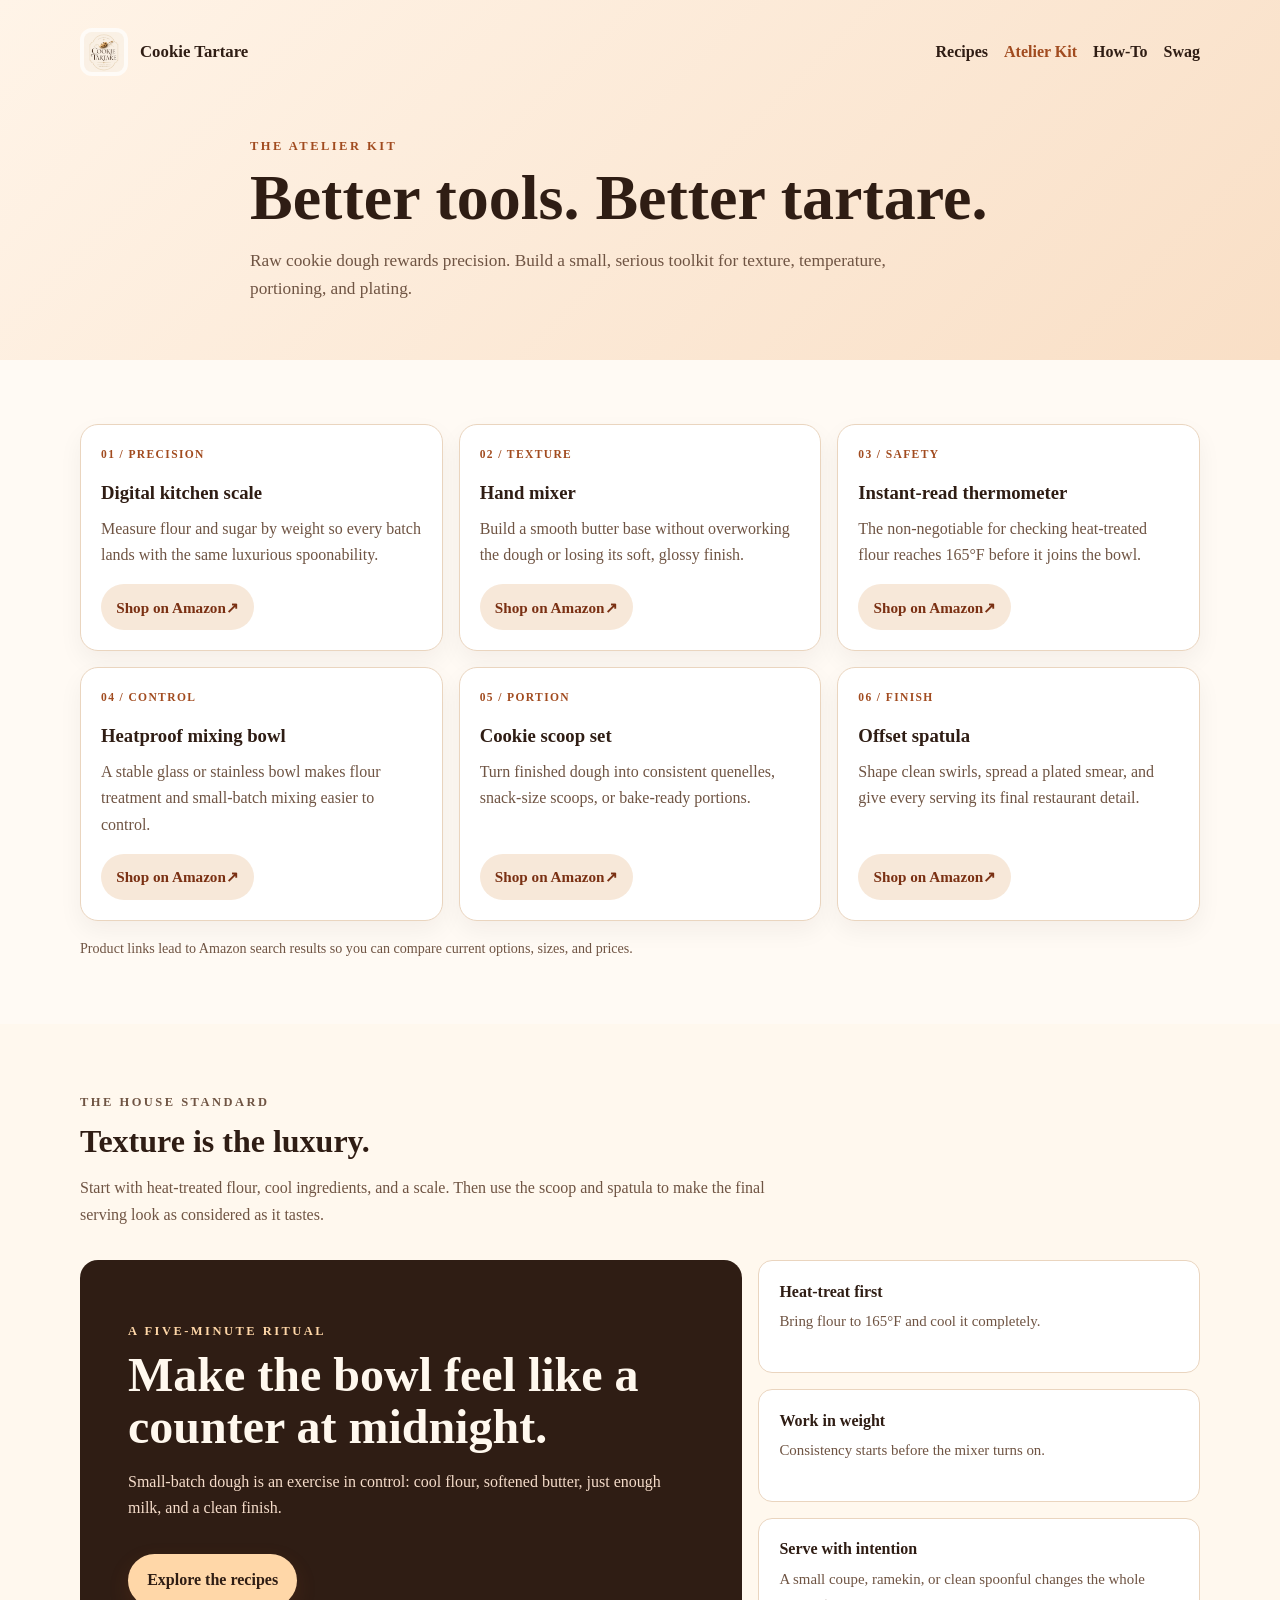
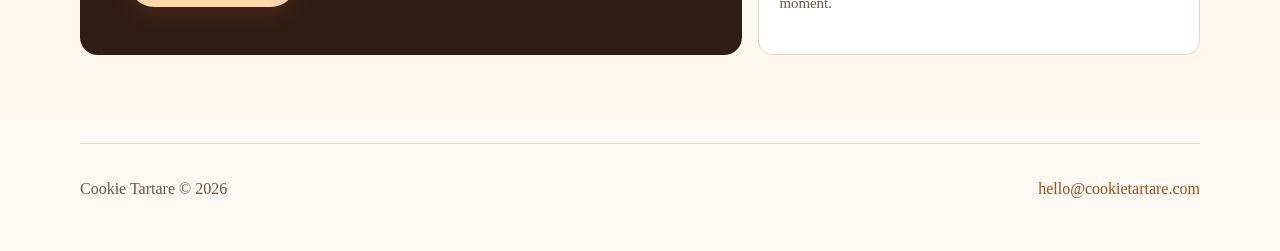
<file: atelier.html>
<!DOCTYPE html>
<html lang="en">
  <head>
    <meta charset="UTF-8" />
    <meta name="viewport" content="width=device-width, initial-scale=1.0" />
    <meta name="description" content="The Cookie Tartare atelier kit: precision tools for elevated raw cookie dough." />
    <title>Atelier Kit | Cookie Tartare</title>
    <link rel="stylesheet" href="styles.css" />
    <link rel="icon" href="logo.svg.png" type="image/png" />
  </head>
  <body>
    <header class="page-hero">
      <div class="container nav">
        <a class="brand" href="index.html"><img src="logo.svg.png" alt="Cookie Tartare logo" /><span>Cookie Tartare</span></a>
        <nav aria-label="Main navigation"><a href="recipes.html">Recipes</a><a href="atelier.html" aria-current="page">Atelier Kit</a><a href="index.html#videos">How-To</a><a href="swag.html">Swag</a></nav>
      </div>
      <div class="container page-hero-copy"><p class="eyebrow">The atelier kit</p><h1>Better tools. Better tartare.</h1><p>Raw cookie dough rewards precision. Build a small, serious toolkit for texture, temperature, portioning, and plating.</p></div>
    </header>
    <main>
      <section class="section"><div class="container"><div class="tool-grid">
        <article class="card tool-card"><span class="tool-index">01 / Precision</span><h3>Digital kitchen scale</h3><p>Measure flour and sugar by weight so every batch lands with the same luxurious spoonability.</p><a href="https://www.amazon.com/s?k=digital+kitchen+scale+0.1g" class="btn btn-small">Shop on Amazon <span aria-hidden="true">↗</span></a></article>
        <article class="card tool-card"><span class="tool-index">02 / Texture</span><h3>Hand mixer</h3><p>Build a smooth butter base without overworking the dough or losing its soft, glossy finish.</p><a href="https://www.amazon.com/s?k=hand+mixer+7+speed" class="btn btn-small">Shop on Amazon <span aria-hidden="true">↗</span></a></article>
        <article class="card tool-card"><span class="tool-index">03 / Safety</span><h3>Instant-read thermometer</h3><p>The non-negotiable for checking heat-treated flour reaches 165°F before it joins the bowl.</p><a href="https://www.amazon.com/s?k=instant+read+food+thermometer" class="btn btn-small">Shop on Amazon <span aria-hidden="true">↗</span></a></article>
        <article class="card tool-card"><span class="tool-index">04 / Control</span><h3>Heatproof mixing bowl</h3><p>A stable glass or stainless bowl makes flour treatment and small-batch mixing easier to control.</p><a href="https://www.amazon.com/s?k=heatproof+mixing+bowl+stainless+steel" class="btn btn-small">Shop on Amazon <span aria-hidden="true">↗</span></a></article>
        <article class="card tool-card"><span class="tool-index">05 / Portion</span><h3>Cookie scoop set</h3><p>Turn finished dough into consistent quenelles, snack-size scoops, or bake-ready portions.</p><a href="https://www.amazon.com/s?k=cookie+scoop+set+stainless+steel" class="btn btn-small">Shop on Amazon <span aria-hidden="true">↗</span></a></article>
        <article class="card tool-card"><span class="tool-index">06 / Finish</span><h3>Offset spatula</h3><p>Shape clean swirls, spread a plated smear, and give every serving its final restaurant detail.</p><a href="https://www.amazon.com/s?k=offset+spatula+small" class="btn btn-small">Shop on Amazon <span aria-hidden="true">↗</span></a></article>
      </div><p class="shop-note">Product links lead to Amazon search results so you can compare current options, sizes, and prices.</p></div></section>
      <section class="section section-alt"><div class="container"><div class="section-header"><p class="eyebrow">The house standard</p><h2>Texture is the luxury.</h2><p>Start with heat-treated flour, cool ingredients, and a scale. Then use the scoop and spatula to make the final serving look as considered as it tastes.</p></div><div class="swag-grid"><div class="swag-panel"><p class="eyebrow">A five-minute ritual</p><h2>Make the bowl feel like a counter at midnight.</h2><p>Small-batch dough is an exercise in control: cool flour, softened butter, just enough milk, and a clean finish.</p><a class="btn btn-primary" href="recipes.html">Explore the recipes</a></div><ul class="swag-list"><li><strong>Heat-treat first</strong><span>Bring flour to 165°F and cool it completely.</span></li><li><strong>Work in weight</strong><span>Consistency starts before the mixer turns on.</span></li><li><strong>Serve with intention</strong><span>A small coupe, ramekin, or clean spoonful changes the whole moment.</span></li></ul></div></div></section>
    </main>
    <footer class="footer"><div class="container footer-content"><p>Cookie Tartare © 2026</p><a href="mailto:hello@cookietartare.com">hello@cookietartare.com</a></div></footer>
  </body>
</html>
</file>
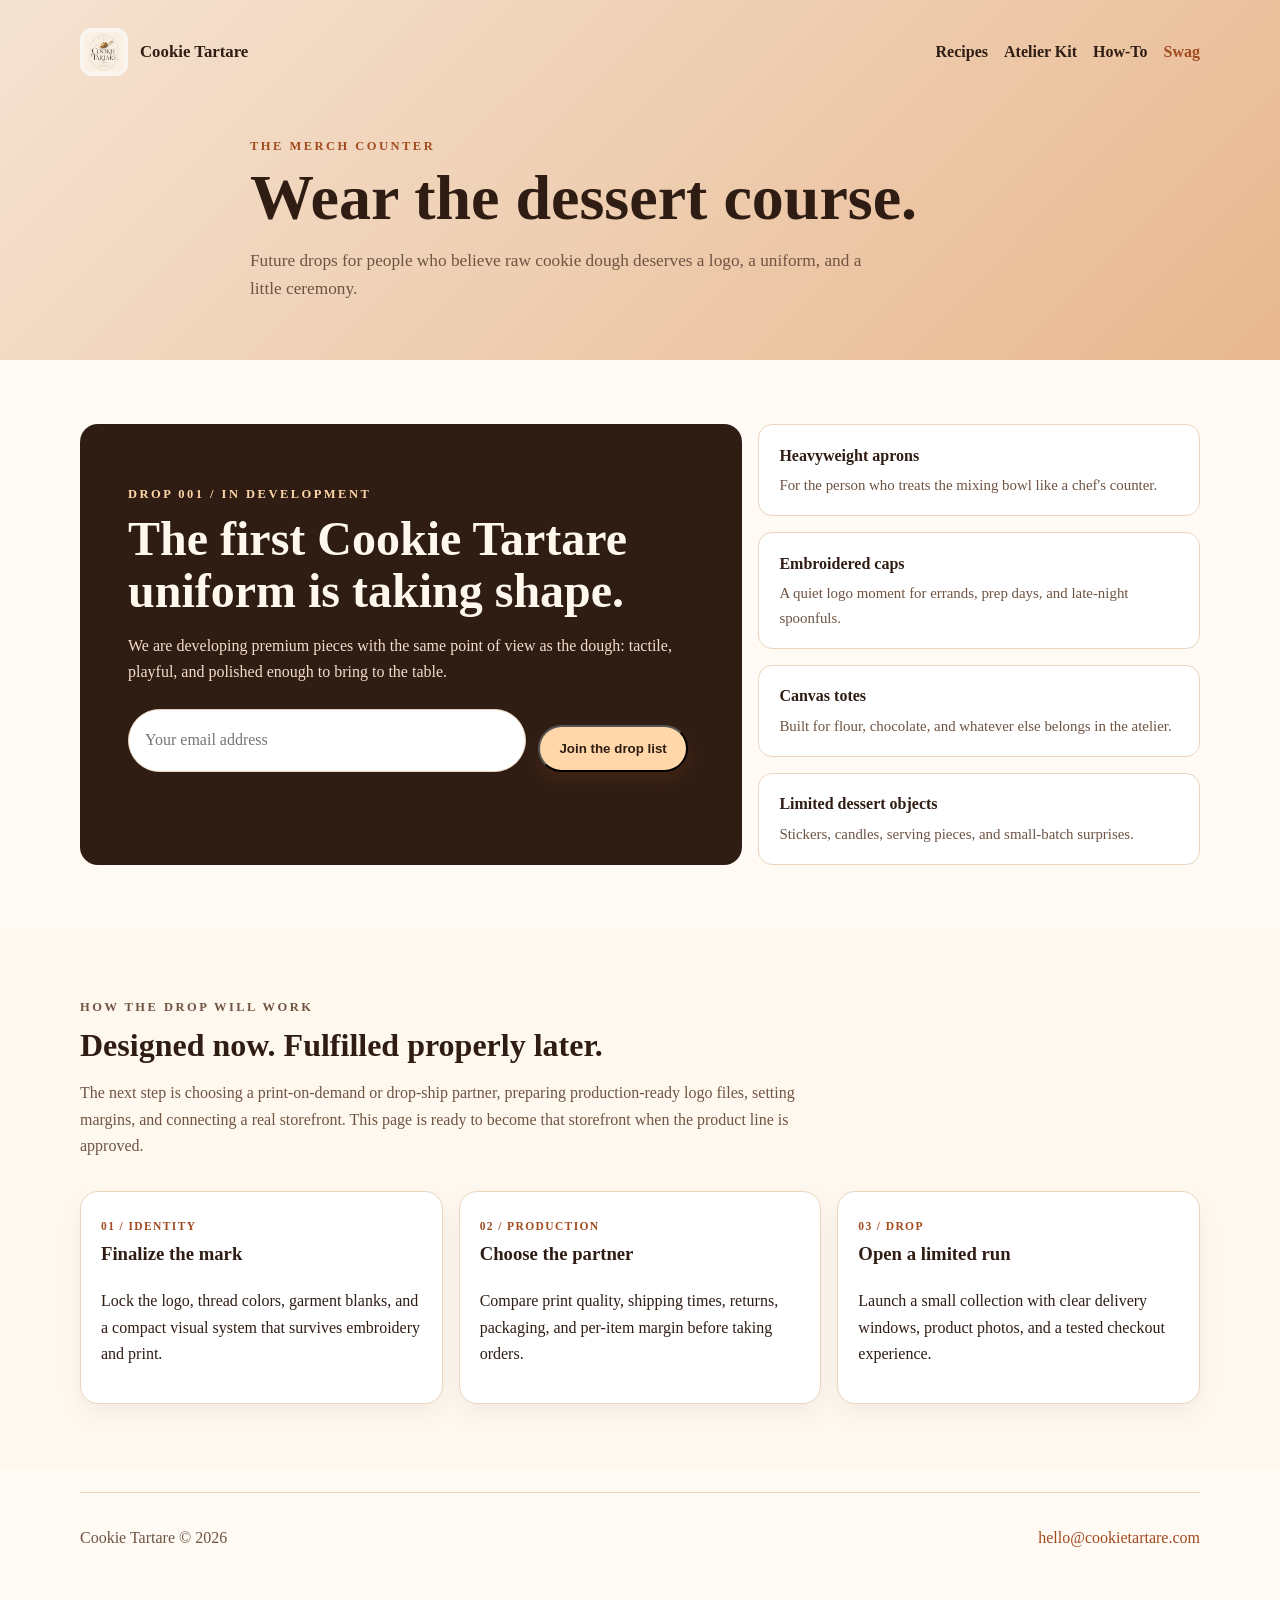
<file: swag.html>
<!DOCTYPE html>
<html lang="en">
  <head>
    <meta charset="UTF-8" />
    <meta name="viewport" content="width=device-width, initial-scale=1.0" />
    <meta name="description" content="Cookie Tartare swag and future limited drops." />
    <title>Swag | Cookie Tartare</title>
    <link rel="stylesheet" href="styles.css" />
    <link rel="icon" href="logo.svg.png" type="image/png" />
  </head>
  <body>
    <header class="page-hero swag-hero">
      <div class="container nav">
        <a class="brand" href="index.html"><img src="logo.svg.png" alt="Cookie Tartare logo" /><span>Cookie Tartare</span></a>
        <nav aria-label="Main navigation"><a href="recipes.html">Recipes</a><a href="atelier.html">Atelier Kit</a><a href="index.html#videos">How-To</a><a href="swag.html" aria-current="page">Swag</a></nav>
      </div>
      <div class="container page-hero-copy"><p class="eyebrow">The merch counter</p><h1>Wear the dessert course.</h1><p>Future drops for people who believe raw cookie dough deserves a logo, a uniform, and a little ceremony.</p></div>
    </header>
    <main>
      <section class="section"><div class="container"><div class="swag-grid"><div class="swag-panel"><p class="eyebrow">Drop 001 / In development</p><h2>The first Cookie Tartare uniform is taking shape.</h2><p>We are developing premium pieces with the same point of view as the dough: tactile, playful, and polished enough to bring to the table.</p><form class="interest-form" action="mailto:hello@cookietartare.com" method="post" enctype="text/plain"><input type="email" name="email" placeholder="Your email address" aria-label="Your email address" required /><button class="btn btn-primary" type="submit">Join the drop list</button></form></div><ul class="swag-list"><li><strong>Heavyweight aprons</strong><span>For the person who treats the mixing bowl like a chef's counter.</span></li><li><strong>Embroidered caps</strong><span>A quiet logo moment for errands, prep days, and late-night spoonfuls.</span></li><li><strong>Canvas totes</strong><span>Built for flour, chocolate, and whatever else belongs in the atelier.</span></li><li><strong>Limited dessert objects</strong><span>Stickers, candles, serving pieces, and small-batch surprises.</span></li></ul></div></div></section>
      <section class="section section-alt"><div class="container"><div class="section-header"><p class="eyebrow">How the drop will work</p><h2>Designed now. Fulfilled properly later.</h2><p>The next step is choosing a print-on-demand or drop-ship partner, preparing production-ready logo files, setting margins, and connecting a real storefront. This page is ready to become that storefront when the product line is approved.</p></div><div class="card-grid"><article class="card"><span class="tool-index">01 / Identity</span><h3>Finalize the mark</h3><p>Lock the logo, thread colors, garment blanks, and a compact visual system that survives embroidery and print.</p></article><article class="card"><span class="tool-index">02 / Production</span><h3>Choose the partner</h3><p>Compare print quality, shipping times, returns, packaging, and per-item margin before taking orders.</p></article><article class="card"><span class="tool-index">03 / Drop</span><h3>Open a limited run</h3><p>Launch a small collection with clear delivery windows, product photos, and a tested checkout experience.</p></article></div></div></section>
    </main>
    <footer class="footer"><div class="container footer-content"><p>Cookie Tartare © 2026</p><a href="mailto:hello@cookietartare.com">hello@cookietartare.com</a></div></footer>
  </body>
</html>
</file>
<file: styles.css>
:root {
  --bg: #fffaf4;
  --surface: #ffffff;
  --surface-alt: #f7e8d9;
  --text: #2f1d14;
  --muted: #6f5443;
  --accent: #a14b1f;
  --accent-dark: #7a3013;
  --border: #ead5bf;
}

* {
  box-sizing: border-box;
}

body {
  margin: 0;
  font-family: Georgia, Cambria, "Times New Roman", Times, serif;
  color: var(--text);
  background: var(--bg);
  line-height: 1.65;
}

img {
  max-width: 100%;
  display: block;
}

.container {
  width: min(1120px, calc(100% - 2rem));
  margin: 0 auto;
}

.hero {
  background: linear-gradient(135deg, #fff4e8 0%, #f9dfc6 100%);
  padding: 1.25rem 0 4rem;
}

.nav {
  display: flex;
  align-items: center;
  justify-content: space-between;
  padding: 0.5rem 0 2rem;
}

.brand {
  display: flex;
  align-items: center;
  gap: 0.75rem;
  color: var(--text);
  text-decoration: none;
  font-weight: 700;
  font-size: 1.05rem;
  font-family: "Georgia", serif;
}

.brand img {
  width: 48px;
  height: 48px;
  object-fit: contain;
  border-radius: 12px;
  background: rgba(255, 255, 255, 0.7);
  padding: 4px;
}

nav {
  display: flex;
  gap: 1rem;
  flex-wrap: wrap;
}

nav a {
  color: var(--text);
  text-decoration: none;
  font-weight: 600;
}

nav a:hover,
nav a[aria-current="page"] {
  color: var(--accent);
}

.page-hero {
  padding: 1.25rem 0 3.5rem;
  background: linear-gradient(135deg, #fff4e8 0%, #f9dfc6 100%);
}

.page-hero .nav {
  padding-bottom: 3rem;
}

.page-hero-copy {
  max-width: 780px;
}

.page-hero-copy h1 {
  max-width: 740px;
  margin: 0 0 1rem;
  font-size: clamp(2.3rem, 5vw, 4.4rem);
  line-height: 1.03;
}

.page-hero-copy p:last-child {
  max-width: 640px;
  margin: 0;
  color: var(--muted);
  font-size: 1.08rem;
}

.swag-hero {
  background: linear-gradient(135deg, #f5e3d2 0%, #e8b88f 100%);
}

.hero-content {
  display: grid;
  grid-template-columns: 1.2fr 0.8fr;
  gap: 2rem;
  align-items: center;
}

.eyebrow {
  display: inline-block;
  text-transform: uppercase;
  letter-spacing: 0.2em;
  font-size: 0.78rem;
  font-weight: 700;
  color: var(--accent);
  margin-bottom: 0.5rem;
}

.hero h1 {
  font-size: clamp(2rem, 4vw, 3.4rem);
  margin: 0 0 1rem;
  line-height: 1.1;
}

.lead {
  font-size: 1.05rem;
  color: var(--muted);
  max-width: 620px;
}

.hero-actions {
  display: flex;
  gap: 1rem;
  flex-wrap: wrap;
  margin-top: 1.5rem;
}

.btn {
  display: inline-flex;
  align-items: center;
  justify-content: center;
  text-decoration: none;
  font-weight: 700;
  border-radius: 999px;
  padding: 0.85rem 1.2rem;
  transition: transform 0.2s ease, box-shadow 0.2s ease;
}

.btn:hover {
  transform: translateY(-2px);
}

.btn-primary {
  background: var(--accent);
  color: white;
  box-shadow: 0 8px 20px rgba(161, 75, 31, 0.18);
}

.btn-secondary {
  color: var(--accent-dark);
  background: rgba(255,255,255,0.75);
}

.btn-small {
  padding: 0.65rem 0.95rem;
  font-size: 0.95rem;
  background: var(--surface-alt);
  color: var(--accent-dark);
}

.hero-card {
  background: linear-gradient(180deg, #fffaf4 0%, #fdf2e8 100%);
  border: 1px solid var(--border);
  border-radius: 24px;
  padding: 1.5rem;
  box-shadow: 0 20px 45px rgba(49, 24, 10, 0.08);
}

.hero-card img {
  width: 180px;
  margin: 0 auto 1rem;
  object-fit: contain;
  border-radius: 18px;
}

.hero-card ul {
  margin: 0;
  padding-left: 1.1rem;
  color: var(--muted);
}

.section {
  padding: 4rem 0;
}

.section-alt {
  background: #fff8ee;
}

.section-header {
  margin-bottom: 2rem;
  max-width: 720px;
}

.section-header h2 {
  margin: 0 0 0.5rem;
  font-size: clamp(1.5rem, 2.5vw, 2.1rem);
}

.section-header p {
  margin: 0;
  color: var(--muted);
}

.recipe-feature-grid {
  display: grid;
  grid-template-columns: repeat(2, minmax(0, 1fr));
  gap: 1rem;
}

.recipe-feature {
  position: relative;
  display: flex;
  min-height: 350px;
  overflow: hidden;
  color: white;
  text-decoration: none;
  background: var(--text);
  border-radius: 18px;
  box-shadow: 0 14px 30px rgba(49, 24, 10, 0.12);
  isolation: isolate;
}

.recipe-feature-wide {
  grid-column: span 2;
  min-height: 430px;
}

.recipe-feature::after {
  position: absolute;
  inset: 35% 0 0;
  z-index: -1;
  background: linear-gradient(180deg, transparent, rgba(25, 14, 8, 0.86));
  content: "";
}

.recipe-feature img {
  position: absolute;
  inset: 0;
  z-index: -2;
  width: 100%;
  height: 100%;
  object-fit: cover;
  transition: transform 0.5s ease;
}

.recipe-feature:hover img {
  transform: scale(1.04);
}

.recipe-feature-copy {
  display: flex;
  flex-direction: column;
  justify-content: flex-end;
  align-items: flex-start;
  width: 100%;
  padding: 1.5rem;
}

.recipe-feature .eyebrow {
  margin-bottom: 0.45rem;
  color: #ffd7a8;
}

.recipe-feature strong {
  max-width: 540px;
  font-size: clamp(1.45rem, 3vw, 2.45rem);
  line-height: 1.08;
}

.recipe-feature-copy > span:not(.eyebrow):not(.recipe-feature-link) {
  max-width: 520px;
  margin-top: 0.65rem;
  color: #fff3e7;
}

.recipe-feature-link {
  margin-top: 1.2rem;
  padding-bottom: 0.15rem;
  border-bottom: 1px solid rgba(255, 255, 255, 0.7);
  font-weight: 700;
}

.recipe-library {
  background: #fff8ee;
}

.recipe-sheet {
  scroll-margin-top: 1rem;
  margin-top: 1rem;
  padding: clamp(1.25rem, 3vw, 2rem);
  background: var(--surface);
  border: 1px solid var(--border);
  border-radius: 18px;
  box-shadow: 0 10px 25px rgba(49, 24, 10, 0.05);
}

.recipe-sheet-heading {
  max-width: 720px;
  padding-bottom: 1.25rem;
  border-bottom: 1px solid var(--border);
}

.recipe-sheet-heading .eyebrow {
  margin-bottom: 0.4rem;
  font-size: 0.7rem;
}

.recipe-sheet-heading h3 {
  margin: 0 0 0.4rem;
  font-size: clamp(1.5rem, 3vw, 2.2rem);
}

.recipe-sheet-heading p:last-child {
  margin: 0;
  color: var(--muted);
}

.recipe-sheet-columns {
  display: grid;
  grid-template-columns: minmax(210px, 0.72fr) minmax(0, 1.28fr);
  gap: 2rem;
  padding-top: 1.25rem;
}

.recipe-sheet h4 {
  margin: 0 0 0.4rem;
  color: var(--accent);
  font-size: 0.85rem;
  letter-spacing: 0.08em;
  text-transform: uppercase;
}

.card-grid {
  display: grid;
  grid-template-columns: repeat(3, minmax(0, 1fr));
  gap: 1rem;
}

.tool-grid {
  display: grid;
  grid-template-columns: repeat(3, minmax(0, 1fr));
  gap: 1rem;
}

.tool-card {
  display: flex;
  flex-direction: column;
  align-items: flex-start;
}

.tool-card h3 {
  margin-bottom: 0.45rem;
}

.tool-card p {
  margin-top: 0;
  color: var(--muted);
}

.tool-index {
  margin-bottom: 0.85rem;
  color: var(--accent);
  font-size: 0.72rem;
  font-weight: 700;
  letter-spacing: 0.12em;
  text-transform: uppercase;
}

.tool-card .btn {
  margin-top: auto;
}

.shop-note {
  margin: 1rem 0 0;
  color: var(--muted);
  font-size: 0.88rem;
}

.swag-grid {
  display: grid;
  grid-template-columns: 1.2fr 0.8fr;
  gap: 1rem;
  align-items: stretch;
}

.swag-panel {
  padding: clamp(1.5rem, 4vw, 3rem);
  background: var(--text);
  border-radius: 18px;
  color: #fff8ee;
}

.swag-panel h2 {
  max-width: 560px;
  margin: 0 0 1rem;
  font-size: clamp(1.8rem, 4vw, 3rem);
  line-height: 1.08;
}

.swag-panel p {
  max-width: 560px;
  color: #f5dcca;
}

.swag-panel .eyebrow {
  color: #ffd7a8;
}

.swag-panel .btn-primary {
  margin-top: 1rem;
  background: #ffd7a8;
  color: var(--text);
}

.swag-list {
  display: grid;
  gap: 1rem;
  margin: 0;
  padding: 0;
  list-style: none;
}

.swag-list li {
  padding: 1.1rem 1.25rem;
  background: var(--surface);
  border: 1px solid var(--border);
  border-radius: 14px;
}

.swag-list strong,
.swag-list span {
  display: block;
}

.swag-list strong {
  margin-bottom: 0.25rem;
}

.swag-list span {
  color: var(--muted);
  font-size: 0.93rem;
}

.interest-form {
  display: grid;
  grid-template-columns: 1fr auto;
  gap: 0.75rem;
  max-width: 560px;
  margin-top: 1.5rem;
}

.interest-form input {
  min-width: 0;
  padding: 0.85rem 1rem;
  border: 1px solid var(--border);
  border-radius: 999px;
  color: var(--text);
  font: inherit;
}

.card {
  background: var(--surface);
  border: 1px solid var(--border);
  border-radius: 18px;
  padding: 1.25rem;
  box-shadow: 0 10px 25px rgba(49, 24, 10, 0.05);
}

.card h3 {
  margin-top: 0;
}

.recipe-notes {
  margin: 0.75rem 0 1rem;
  padding-left: 1rem;
  color: var(--muted);
}

.recipe-notes li + li {
  margin-top: 0.35rem;
}

.recipe-detail {
  margin-top: 1rem;
  padding-top: 0.75rem;
  border-top: 1px solid var(--border);
}

.recipe-detail h4 {
  margin: 0 0 0.4rem;
  font-size: 0.95rem;
  text-transform: uppercase;
  letter-spacing: 0.08em;
  color: var(--accent);
}

.recipe-steps {
  margin: 0 0 0.5rem;
  padding-left: 1rem;
  color: var(--muted);
}

.recipe-steps li + li {
  margin-top: 0.35rem;
}

.text-link {
  color: var(--accent);
  font-weight: 700;
  text-decoration: none;
}

.video-layout {
  display: grid;
  grid-template-columns: repeat(2, minmax(0, 1fr));
  gap: 1rem;
}

.video-card {
  background: var(--surface);
  border: 1px solid var(--border);
  border-radius: 18px;
  padding: 1.25rem;
}

.video-placeholder {
  display: grid;
  place-items: center;
  width: 100%;
  aspect-ratio: 16 / 9;
  border-radius: 12px;
  background: linear-gradient(135deg, #a14b1f, #d48f49);
  color: white;
  font-size: 2rem;
  margin-bottom: 1rem;
}

.footer {
  padding: 1.5rem 0 2rem;
}

.footer-content {
  display: flex;
  justify-content: space-between;
  align-items: center;
  color: var(--muted);
  border-top: 1px solid var(--border);
  padding-top: 1rem;
}

.footer a {
  color: var(--accent);
  text-decoration: none;
}

@media (max-width: 800px) {
  .hero-content,
  .card-grid,
  .video-layout,
  .tool-grid {
    grid-template-columns: 1fr;
  }

  .recipe-feature-grid {
    grid-template-columns: 1fr;
  }

  .recipe-feature-wide {
    grid-column: auto;
  }

  .recipe-feature,
  .recipe-feature-wide {
    min-height: 330px;
  }

  .recipe-sheet-columns {
    grid-template-columns: 1fr;
    gap: 1rem;
  }

  .swag-grid,
  .interest-form {
    grid-template-columns: 1fr;
  }

  .nav,
  .footer-content {
    flex-direction: column;
    align-items: flex-start;
    gap: 0.75rem;
  }
}
</file>
